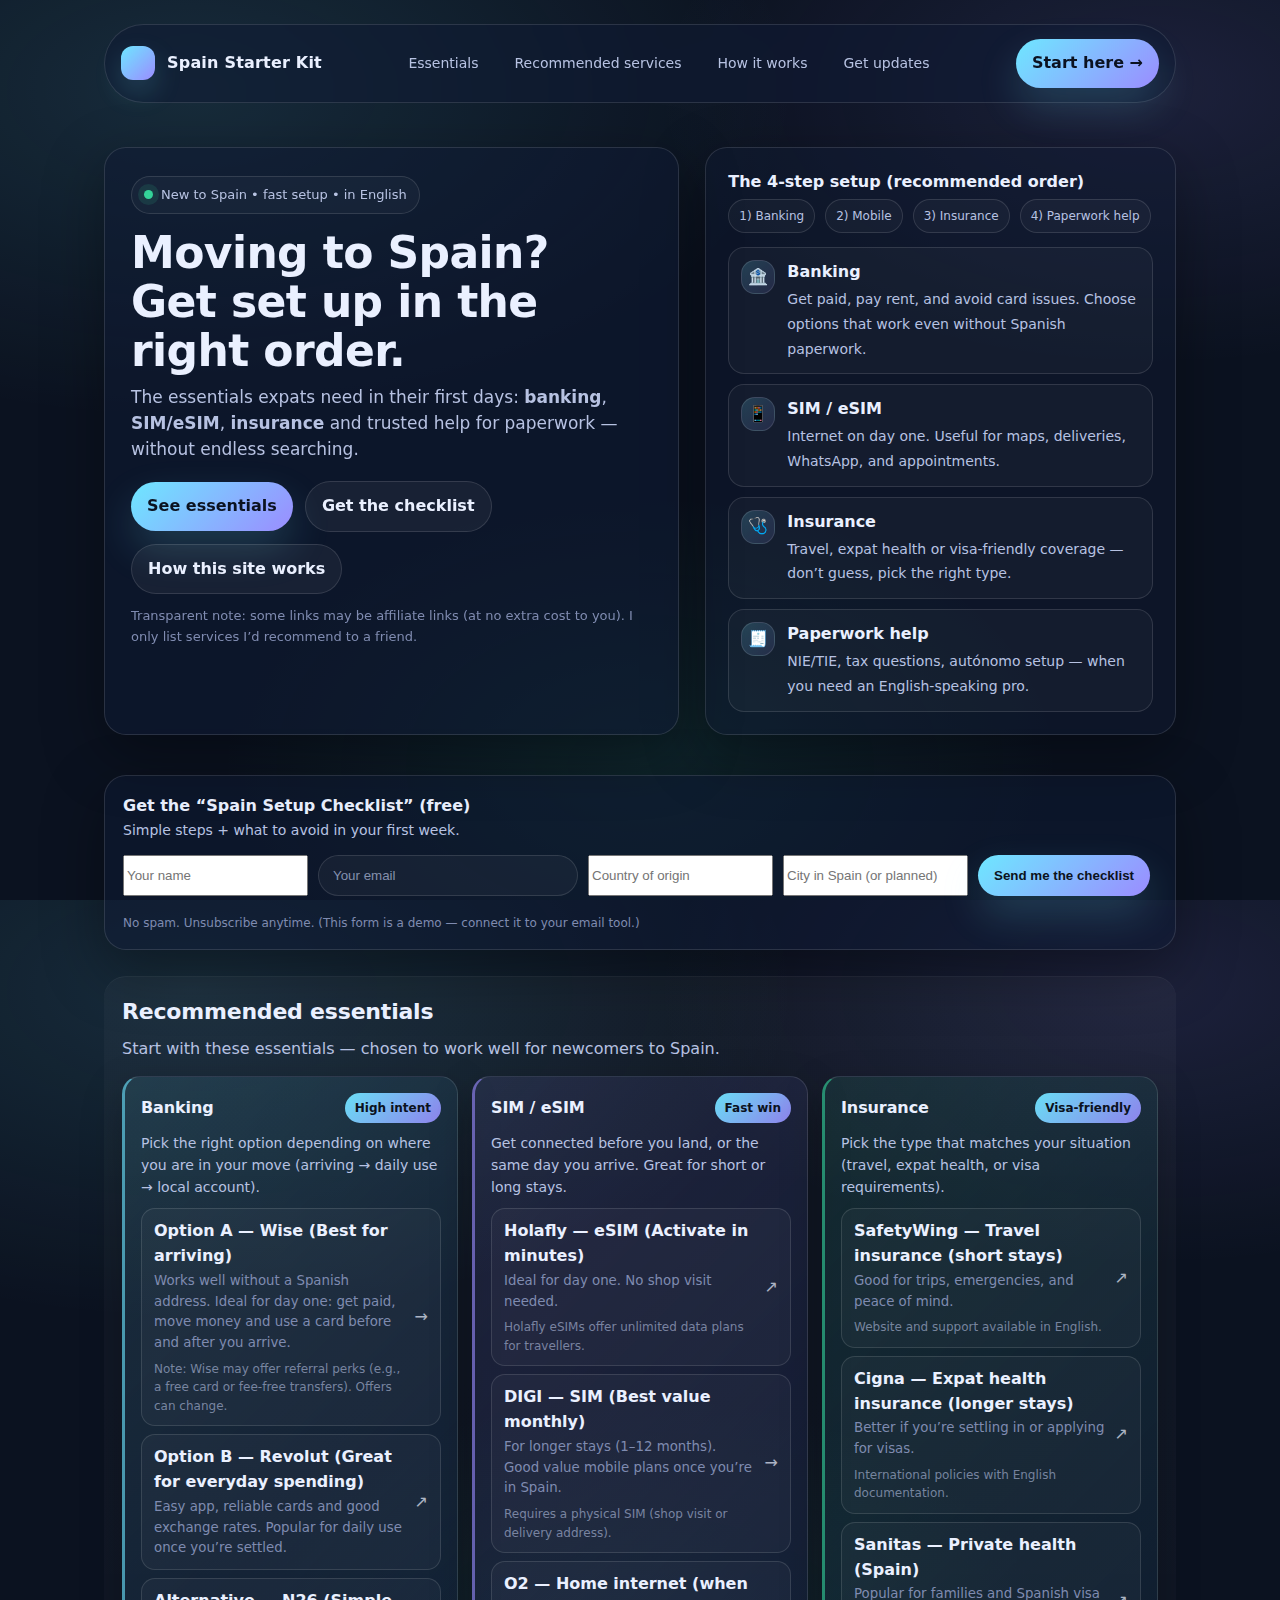
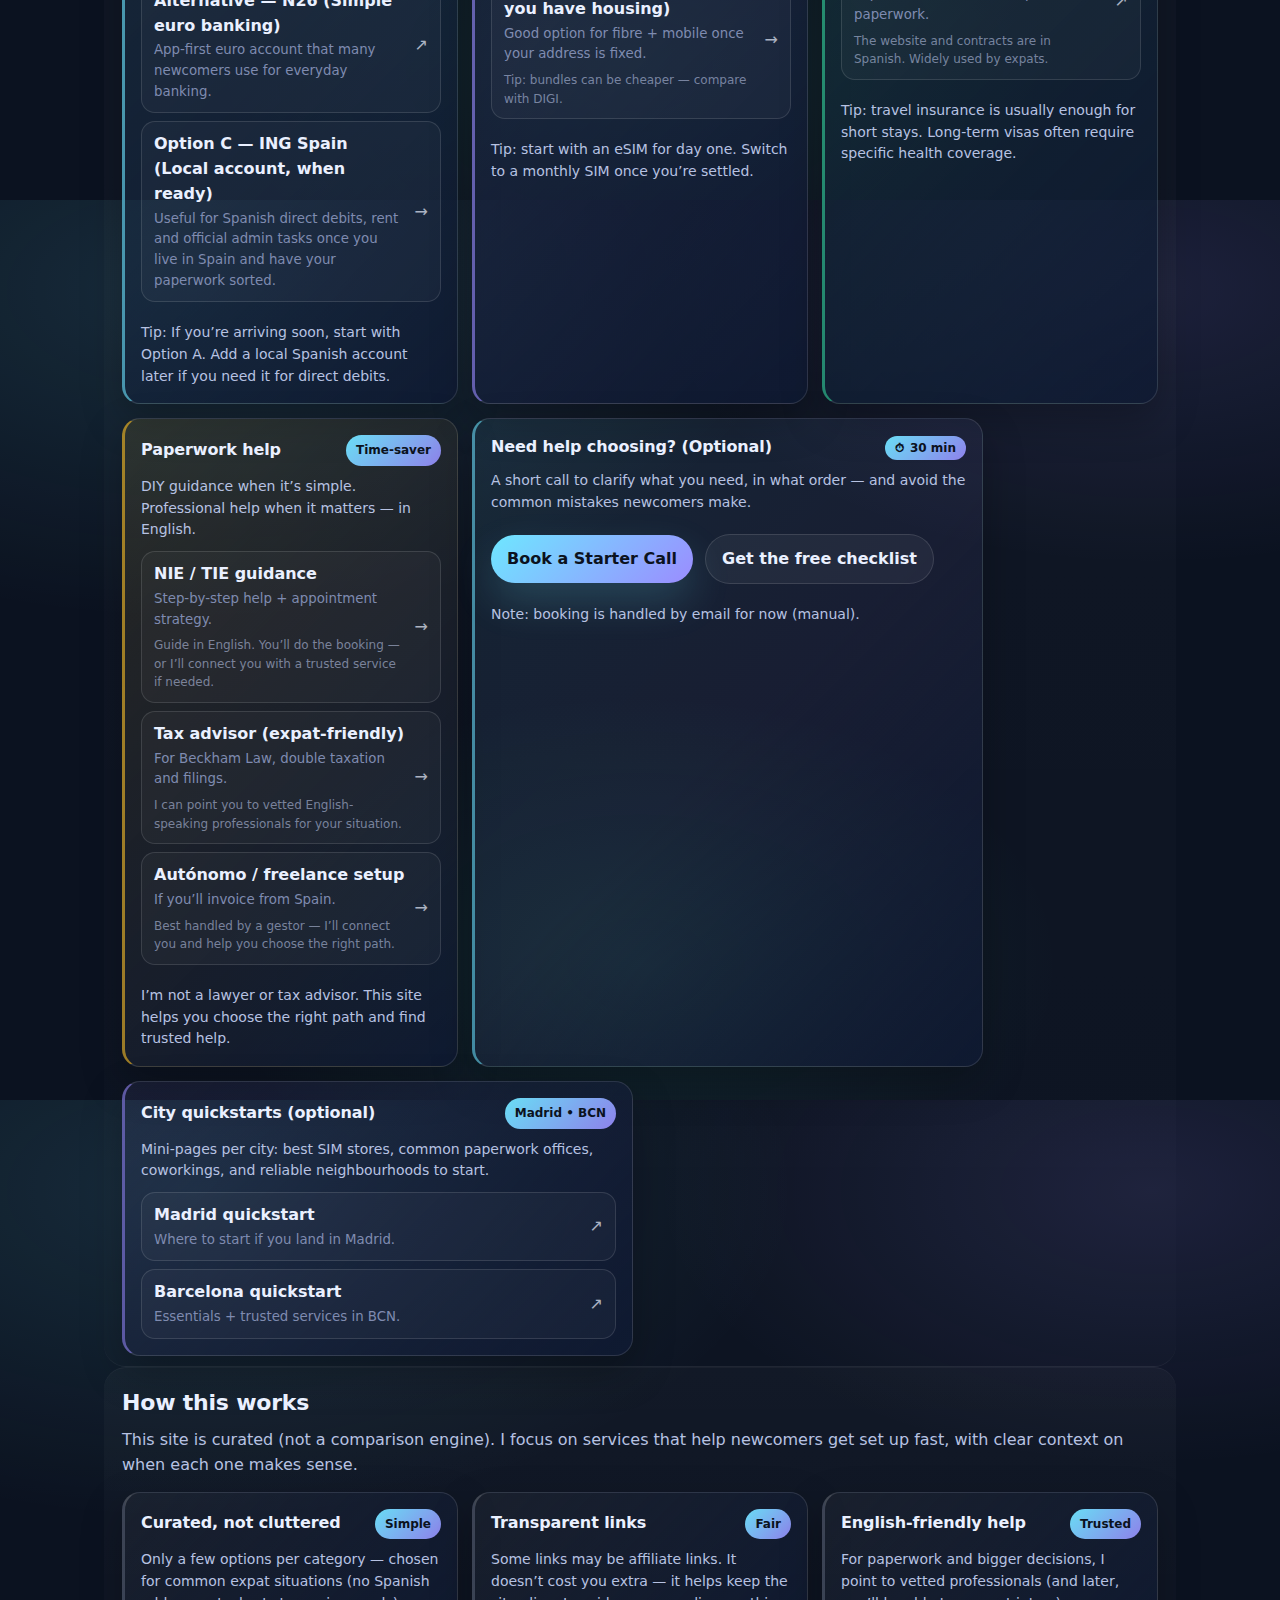
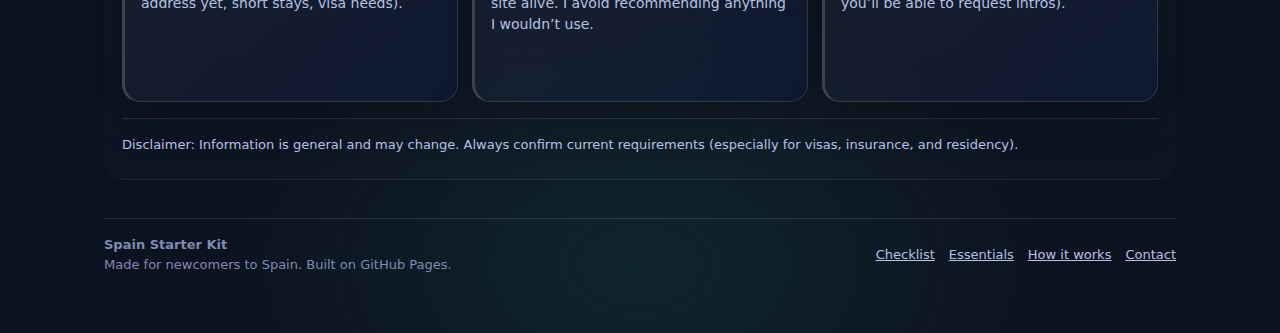
<file: index.html>
<!doctype html>
<html lang="en">
<head>
  <meta charset="utf-8" />
  <meta name="viewport" content="width=device-width,initial-scale=1" />
  <title>Spain Starter Kit — Get Set Up Fast (Bank, SIM, Insurance)</title>
  <meta name="description" content="Moving to Spain? Start here. Trusted services to set up your life in Spain — bank account, SIM/eSIM, insurance, and paperwork essentials." />
  <meta property="og:title" content="Spain Starter Kit — Get Set Up Fast" />
  <meta property="og:description" content="Banking, SIM/eSIM, Insurance, and paperwork essentials for expats in Spain." />
  <meta property="og:type" content="website" />
  <meta name="theme-color" content="#0b1220" />

  <style>
    :root{
      --bg:#0b1220;
      --panel:#0f1a33;
      --card:#0f1a33;
      --text:#eaf0ff;
      --muted:#b7c2e2;
      --soft:#7f8bb0;
      --line:rgba(255,255,255,.12);
      --brand:#6ee7ff;
      --brand2:#9b8cff;
      --ok:#34d399;
      --warn:#fbbf24;
      --shadow: 0 20px 60px rgba(0,0,0,.35);
      --radius: 18px;
      --radius2: 22px;
      --max: 1120px;
      --font: ui-sans-serif, system-ui, -apple-system, Segoe UI, Roboto, "Helvetica Neue", Arial, "Noto Sans", "Liberation Sans", sans-serif;
    }
    *{box-sizing:border-box}
    html,body{height:100%}
    body{
      margin:0;
      font-family:var(--font);
      color:var(--text);
      background:
        radial-gradient(1100px 600px at 15% 10%, rgba(110,231,255,.12), transparent 55%),
        radial-gradient(900px 500px at 90% 10%, rgba(155,140,255,.12), transparent 55%),
        radial-gradient(700px 450px at 50% 85%, rgba(52,211,153,.10), transparent 60%),
        var(--bg);
      line-height:1.55;
    }
    a{color:inherit}
    .wrap{max-width:var(--max); margin:0 auto; padding:24px}
    .topbar{
      display:flex; align-items:center; justify-content:space-between;
      gap:16px;
      padding:14px 16px;
      border:1px solid var(--line);
      border-radius:999px;
      background:rgba(15,26,51,.55);
      backdrop-filter: blur(10px);
    }
    .brand{
      display:flex; align-items:center; gap:12px; text-decoration:none;
      font-weight:700; letter-spacing:.2px;
    }
    .logo{
      width:34px; height:34px; border-radius:12px;
      background: linear-gradient(135deg, var(--brand), var(--brand2));
      box-shadow: 0 12px 28px rgba(110,231,255,.18);
    }
    .nav{
      display:flex; align-items:center; gap:14px; flex-wrap:wrap;
      font-size:14px; color:var(--muted);
    }
    .nav a{ text-decoration:none; padding:8px 10px; border-radius:999px; border:1px solid transparent;}
    .nav a:hover{ border-color:var(--line); color:var(--text); background:rgba(255,255,255,.04);}
    .btn{
      display:inline-flex; align-items:center; justify-content:center; gap:10px;
      padding:12px 16px;
      border-radius:999px;
      border:1px solid var(--line);
      text-decoration:none;
      font-weight:700;
      color:var(--text);
      background:rgba(255,255,255,.05);
      transition: transform .15s ease, background .15s ease, border-color .15s ease;
      white-space:nowrap;
      cursor:pointer;
    }
    .btn:hover{ transform: translateY(-1px); background:rgba(255,255,255,.08); border-color:rgba(255,255,255,.18); }
    .btn.primary{
      border:none;
      background: linear-gradient(135deg, var(--brand), var(--brand2));
      color:#0b1220;
      box-shadow: 0 18px 40px rgba(110,231,255,.18);
    }
    .btn.primary:hover{ filter: brightness(1.03); }

    /* Hero */
    .hero{
      padding:44px 0 22px;
      display:grid;
      grid-template-columns: 1.1fr .9fr;
      gap:26px;
      align-items:stretch;
    }
    @media (max-width: 980px){
      .hero{grid-template-columns:1fr; padding-top:26px;}
    }
    .hero-card{
      border:1px solid var(--line);
      border-radius: var(--radius2);
      background: rgba(15,26,51,.55);
      box-shadow: var(--shadow);
      overflow:hidden;
      position:relative;
    }
    .hero-inner{padding:28px 26px 26px;}
    .badge{
      display:inline-flex; align-items:center; gap:8px;
      font-size:13px;
      color:var(--muted);
      border:1px solid var(--line);
      background:rgba(255,255,255,.03);
      padding:8px 12px;
      border-radius:999px;
    }
    .dot{width:9px; height:9px; border-radius:999px; background:var(--ok); box-shadow:0 0 0 6px rgba(52,211,153,.12);}
    h1{
      margin:14px 0 8px;
      font-size:44px;
      line-height:1.12;
      letter-spacing:-.6px;
    }
    @media (max-width: 520px){ h1{font-size:36px;} }
    .lead{
      margin:0 0 16px;
      color:var(--muted);
      font-size:17px;
      max-width: 52ch;
    }
    .cta-row{
      display:flex;
      gap:12px;
      flex-wrap:wrap;
      margin-top:18px;
      align-items:center;
    }
    .fineprint{
      margin-top:12px;
      font-size:13px;
      color:var(--soft);
    }
    .hero-side{
      border:1px solid var(--line);
      border-radius: var(--radius2);
      background: rgba(15,26,51,.45);
      box-shadow: var(--shadow);
      padding:22px;
      display:flex;
      flex-direction:column;
      gap:14px;
    }
    .side-title{font-weight:800; font-size:16px;}
    .side-list{display:grid; gap:10px; margin:0; padding:0; list-style:none;}
    .side-item{
      border:1px solid var(--line);
      background: rgba(255,255,255,.03);
      border-radius: 16px;
      padding:12px 12px;
      display:flex;
      gap:12px;
      align-items:flex-start;
    }
    .icon{
      width:34px; height:34px; border-radius:14px;
      border:1px solid var(--line);
      background: linear-gradient(135deg, rgba(110,231,255,.18), rgba(155,140,255,.12));
      display:flex; align-items:center; justify-content:center;
      flex:0 0 auto;
    }
    .side-item b{display:block; margin-bottom:2px;}
    .side-item span{color:var(--muted); font-size:14px;}
    .pillrow{display:flex; gap:10px; flex-wrap:wrap; margin-top:4px;}
    .pill{
      font-size:12px; color:var(--muted);
      padding:7px 10px;
      border-radius:999px;
      border:1px solid var(--line);
      background:rgba(255,255,255,.03);
    }

    /* Sections */
    .section{padding:18px 0 10px;}
    .section h2{
      font-size:22px;
      letter-spacing:-.2px;
      margin:0 0 8px;
    }
    .section p{margin:0 0 14px; color:var(--muted);}

    .section-alt{
      background: linear-gradient(180deg, rgba(255,255,255,0.03), rgba(255,255,255,0.01));
      border-top: 1px solid rgba(255,255,255,0.06);
      border-bottom: 1px solid rgba(255,255,255,0.06);
      border-radius: 22px;
      padding-left: 18px;
      padding-right: 18px;
    }
    @media (max-width: 640px){
      .section-alt{padding-left: 12px; padding-right: 12px;}
    }

    .grid{
      display:grid;
      grid-template-columns: repeat(12, 1fr);
      gap:14px;
      align-items:stretch;
    }
    .card{
      grid-column: span 4;
      border:1px solid var(--line);
      border-radius: var(--radius);
      background: rgba(15,26,51,.50);
      box-shadow: 0 16px 40px rgba(0,0,0,.25);
      padding:16px;
      display:flex;
      flex-direction:column;
      gap:10px;
      min-height: 210px;
      border-left: 3px solid rgba(255,255,255,0.08);
    }
    @media (max-width: 980px){ .card{grid-column: span 6;} }
    @media (max-width: 640px){ .card{grid-column: span 12;} }

    .card.banking{
      background: linear-gradient(135deg, rgba(110,231,255,0.10), rgba(15,26,51,0.85));
      border-left-color: rgba(110,231,255,0.6);
    }
    .card.mobile{
      background: linear-gradient(135deg, rgba(155,140,255,0.10), rgba(15,26,51,0.85));
      border-left-color: rgba(155,140,255,0.6);
    }
    .card.insurance{
      background: linear-gradient(135deg, rgba(52,211,153,0.10), rgba(15,26,51,0.85));
      border-left-color: rgba(52,211,153,0.6);
    }
    .card.paperwork{
      background: linear-gradient(135deg, rgba(251,191,36,0.10), rgba(15,26,51,0.85));
      border-left-color: rgba(251,191,36,0.6);
    }
    .card.call{
      background: linear-gradient(135deg, rgba(110,231,255,0.08), rgba(155,140,255,0.07), rgba(15,26,51,0.85));
      border-left-color: rgba(110,231,255,0.55);
    }
    .card.city{
      background: linear-gradient(135deg, rgba(155,140,255,0.08), rgba(15,26,51,0.85));
      border-left-color: rgba(155,140,255,0.55);
    }
    .card.info{
      background: linear-gradient(135deg, rgba(255,255,255,0.04), rgba(15,26,51,0.85));
      border-left-color: rgba(255,255,255,0.18);
    }

    .card .head{display:flex; align-items:center; justify-content:space-between; gap:10px;}
    .tag{
      font-size:12px;
      color:#0b1220;
      font-weight:800;
      padding:6px 10px;
      border-radius:999px;
      background: linear-gradient(135deg, rgba(110,231,255,.95), rgba(155,140,255,.9));
      white-space:nowrap;
    }

    /* ✅ NEW: better duration badge for call card */
    .tag.time{
      padding:6px 10px;
      font-size:12px;
      line-height:1;
      white-space:nowrap;
      display:inline-flex;
      align-items:center;
      gap:6px;
    }
    .tag.time::before{
      content:"⏱";
      font-size:12px;
      line-height:1;
    }

    .card h3{margin:0; font-size:16px; letter-spacing:-.1px;}
    .card p{margin:0; color:var(--muted); font-size:14px;}
    .list{
      margin:0; padding:0; list-style:none;
      display:grid; gap:8px;
    }
    .link{
      display:flex; align-items:center; justify-content:space-between; gap:10px;
      padding:10px 12px;
      border-radius:14px;
      border:1px solid var(--line);
      text-decoration:none;
      background: rgba(255,255,255,.03);
      transition: transform .15s ease, background .15s ease, border-color .15s ease;
    }
    .link:hover{
      transform: translateY(-1px);
      background: rgba(255,255,255,.06);
      border-color: rgba(255,255,255,.18);
    }
    .link small{color:var(--soft); display:block; margin-top:2px;}
    .arrow{opacity:.7}

    /* ✅ note helper (you already used <small class="note">) */
    .link .note{
      display:block;
      margin-top:6px;
      font-size:12px;
      color: rgba(183,194,226,0.6);
    }

    /* Email box */
    .signup{
      margin:18px 0 26px;
      border:1px solid var(--line);
      border-radius: var(--radius2);
      background: rgba(15,26,51,.55);
      box-shadow: var(--shadow);
      overflow:hidden;
    }
    .signup-inner{
      padding:18px 18px;
      display:flex;
      flex-wrap:wrap;
      align-items:center;
      justify-content:space-between;
      gap:12px;
    }
    .signup strong{font-size:16px}
    .signup span{color:var(--muted); font-size:14px}
    form{display:flex; gap:10px; flex-wrap:wrap;}
    input[type="email"]{
      padding:12px 14px;
      border-radius:999px;
      border:1px solid var(--line);
      background: rgba(255,255,255,.04);
      color:var(--text);
      min-width: 260px;
      outline:none;
    }
    input[type="email"]::placeholder{color: rgba(183,194,226,.7);}
    .mini{
      font-size:12px; color:var(--soft);
      padding:0 18px 16px;
    }

    /* ✅ NEW: tighten the call card so buttons + note aren't stuck at the bottom */
    .card.call .cta-row{ margin-top:10px; }
    .card.call .fineprint{ margin-top:10px; }

    /* Footer */
    footer{
      padding:22px 0 34px;
      color:var(--soft);
      font-size:13px;
    }
    footer a{color:var(--muted)}
    .divider{height:1px; background:var(--line); margin:16px 0;}
  </style>
</head>

<body>
  <div class="wrap">
    <header class="topbar">
      <a class="brand" href="#top" aria-label="Spain Starter Kit">
        <span class="logo" aria-hidden="true"></span>
        <span>Spain Starter Kit</span>
      </a>

      <nav class="nav" aria-label="Main navigation">
        <a href="#essentials">Essentials</a>
        <a href="#recommended">Recommended services</a>
        <a href="#how">How it works</a>
        <a href="#email">Get updates</a>
      </nav>

      <a class="btn primary" href="#recommended">Start here →</a>
    </header>

    <main id="top">
      <section class="hero" aria-label="Hero">
        <div class="hero-card">
          <div class="hero-inner">
            <div class="badge">
              <span class="dot" aria-hidden="true"></span>
              <span>New to Spain • fast setup • in English</span>
            </div>

            <h1>Moving to Spain?<br/>Get set up in the right order.</h1>

            <p class="lead">
              The essentials expats need in their first days: <b>banking</b>, <b>SIM/eSIM</b>, <b>insurance</b> and
              trusted help for paperwork — without endless searching.
            </p>

            <div class="cta-row">
              <a class="btn primary" href="#recommended">See essentials</a>
              <a class="btn" href="#email">Get the checklist</a>
              <a class="btn" href="#how">How this site works</a>
            </div>

            <p class="fineprint">
              Transparent note: some links may be affiliate links (at no extra cost to you). I only list services I’d recommend to a friend.
            </p>
          </div>
        </div>

        <aside class="hero-side" id="essentials">
          <div>
            <div class="side-title">The 4-step setup (recommended order)</div>
            <div class="pillrow">
              <span class="pill">1) Banking</span>
              <span class="pill">2) Mobile</span>
              <span class="pill">3) Insurance</span>
              <span class="pill">4) Paperwork help</span>
            </div>
          </div>

          <ul class="side-list">
            <li class="side-item">
              <div class="icon" aria-hidden="true">🏦</div>
              <div>
                <b>Banking</b>
                <span>Get paid, pay rent, and avoid card issues. Choose options that work even without Spanish paperwork.</span>
              </div>
            </li>
            <li class="side-item">
              <div class="icon" aria-hidden="true">📱</div>
              <div>
                <b>SIM / eSIM</b>
                <span>Internet on day one. Useful for maps, deliveries, WhatsApp, and appointments.</span>
              </div>
            </li>
            <li class="side-item">
              <div class="icon" aria-hidden="true">🩺</div>
              <div>
                <b>Insurance</b>
                <span>Travel, expat health or visa-friendly coverage — don’t guess, pick the right type.</span>
              </div>
            </li>
            <li class="side-item">
              <div class="icon" aria-hidden="true">🧾</div>
              <div>
                <b>Paperwork help</b>
                <span>NIE/TIE, tax questions, autónomo setup — when you need an English-speaking pro.</span>
              </div>
            </li>
          </ul>
        </aside>
      </section>

      <section class="signup" id="email" aria-label="Email signup">
        <div class="signup-inner">
          <div>
            <strong>Get the “Spain Setup Checklist” (free)</strong><br/>
            <span>Simple steps + what to avoid in your first week.</span>
          </div>

          <!-- Replace action URL with your form provider (Mailchimp/Beehiiv/ConvertKit/etc.) -->
<form
  action="mailto:alex@kairu.tech
  ?subject=Spain Starter Kit – Checklist request
  &body=Hello Alex,%0D%0A%0D%0A
  Someone has requested the Spain Starter Kit checklist.%0D%0A%0D%0A
  Details:%0D%0A
  Name:%20
  "
  method="post"
  enctype="text/plain"
>
  <input type="text" name="Name" placeholder="Your name" required />
  <input type="email" name="Email" placeholder="Your email" required />
  <input type="text" name="Country" placeholder="Country of origin" required />
  <input type="text" name="City" placeholder="City in Spain (or planned)" required />

  <button class="btn primary" type="submit">
    Send me the checklist
  </button>
</form>
        </div>
        <div class="mini">No spam. Unsubscribe anytime. (This form is a demo — connect it to your email tool.)</div>
      </section>

      <section class="section section-alt" id="recommended" aria-label="Recommended services">
        <h2>Recommended essentials</h2>
        <p>
          Start with these essentials — chosen to work well for newcomers to Spain.
        </p>

        <div class="grid">
          <!-- BANKING -->
          <article class="card banking" aria-label="Banking card">
            <div class="head">
              <h3>Banking</h3>
              <span class="tag">High intent</span>
            </div>

            <p>Pick the right option depending on where you are in your move (arriving → daily use → local account).</p>

            <ul class="list">
              <li>
                <a class="link" href="https://wise.com/invite/ihpc/alejandrob252" target="_blank" rel="noopener">
                  <div>
                    <b>Option A — Wise (Best for arriving)</b>
                    <small>
                      Works well without a Spanish address. Ideal for day one: get paid, move money and use a card before and after you arrive.
                    </small>
                    <small class="note">
                      Note: Wise may offer referral perks (e.g., a free card or fee-free transfers). Offers can change.
                    </small>
                  </div>
                  <span class="arrow">→</span>
                </a>
              </li>

              <li>
                <a class="link" href="https://revolut.com/referral/?referral-code=alejanjk2!FEB1-26-VR-GB-MDL-CTRL&geo-redirect" target="_blank" rel="noopener">
                  <div>
                    <b>Option B — Revolut (Great for everyday spending)</b>
                    <small>Easy app, reliable cards and good exchange rates. Popular for daily use once you’re settled.</small>
                  </div>
                  <span class="arrow">↗</span>
                </a>
              </li>

              <li>
                <a class="link" href="https://n26.com/" target="_blank" rel="noopener">
                  <div>
                    <b>Alternative — N26 (Simple euro banking)</b>
                    <small>App-first euro account that many newcomers use for everyday banking.</small>
                  </div>
                  <span class="arrow">↗</span>
                </a>
              </li>

              <li>
                <a class="link" href="https://www.ing.es" target="_blank" rel="noopener">
                  <div>
                    <b>Option C — ING Spain (Local account, when ready)</b>
                    <small>
                      Useful for Spanish direct debits, rent and official admin tasks once you live in Spain and have your paperwork sorted.
                    </small>
                  </div>
                  <span class="arrow">→</span>
                </a>
              </li>
            </ul>

            <p class="fineprint" style="margin-top:10px;">
              Tip: If you’re arriving soon, start with Option A. Add a local Spanish account later if you need it for direct debits.
            </p>
          </article>

          <!-- SIM/eSIM -->
          <article class="card mobile" aria-label="SIM and eSIM card">
            <div class="head">
              <h3>SIM / eSIM</h3>
              <span class="tag">Fast win</span>
            </div>
            <p>Get connected before you land, or the same day you arrive. Great for short or long stays.</p>
            <ul class="list">
              <li>
                <a class="link" href="https://esim.holafly.com/" target="_blank" rel="noopener">
                  <div>
                    <b>Holafly — eSIM (Activate in minutes)</b>
                    <small>Ideal for day one. No shop visit needed.</small>
                    <small class="note">Holafly eSIMs offer unlimited data plans for travellers.</small>
                  </div>
                  <span class="arrow">↗</span>
                </a>
              </li>

              <li>
                <a class="link" href="https://www.digimobil.es/" target="_blank" rel="noopener">
                  <div>
                    <b>DIGI — SIM (Best value monthly)</b>
                    <small>For longer stays (1–12 months). Good value mobile plans once you’re in Spain.</small>
                    <small class="note">Requires a physical SIM (shop visit or delivery address).</small>
                  </div>
                  <span class="arrow">→</span>
                </a>
              </li>

              <li>
                <a class="link" href="https://o2online.es/" target="_blank" rel="noopener">
                  <div>
                    <b>O2 — Home internet (when you have housing)</b>
                    <small>Good option for fibre + mobile once your address is fixed.</small>
                    <small class="note">Tip: bundles can be cheaper — compare with DIGI.</small>
                  </div>
                  <span class="arrow">→</span>
                </a>
              </li>
            </ul>

            <p class="fineprint" style="margin-top:10px;">
              Tip: start with an eSIM for day one. Switch to a monthly SIM once you’re settled.
            </p>
          </article>

          <!-- Insurance -->
          <article class="card insurance" aria-label="Insurance card">
            <div class="head">
              <h3>Insurance</h3>
              <span class="tag">Visa-friendly</span>
            </div>
            <p>Pick the type that matches your situation (travel, expat health, or visa requirements).</p>
            <ul class="list">
              <li>
                <a class="link" href="https://safetywing.com/" target="_blank" rel="noopener">
                  <div>
                    <b>SafetyWing — Travel insurance (short stays)</b>
                    <small>Good for trips, emergencies, and peace of mind.</small>
                    <small class="note">Website and support available in English.</small>
                  </div>
                  <span class="arrow">↗</span>
                </a>
              </li>

              <li>
                <a class="link" href="https://www.cignaglobal.com/" target="_blank" rel="noopener">
                  <div>
                    <b>Cigna — Expat health insurance (longer stays)</b>
                    <small>Better if you’re settling in or applying for visas.</small>
                    <small class="note">International policies with English documentation.</small>
                  </div>
                  <span class="arrow">↗</span>
                </a>
              </li>

              <li>
                <a class="link" href="https://www.sanitas.es/" target="_blank" rel="noopener">
                  <div>
                    <b>Sanitas — Private health (Spain)</b>
                    <small>Popular for families and Spanish visa paperwork.</small>
                    <small class="note">The website and contracts are in Spanish. Widely used by expats.</small>
                  </div>
                  <span class="arrow">↗</span>
                </a>
              </li>
            </ul>

            <p class="fineprint" style="margin-top:10px;">
              Tip: travel insurance is usually enough for short stays. Long-term visas often require specific health coverage.
            </p>
          </article>

          <!-- Paperwork -->
          <article class="card paperwork" aria-label="Paperwork help">
            <div class="head">
              <h3>Paperwork help</h3>
              <span class="tag">Time-saver</span>
            </div>

            <p>DIY guidance when it’s simple. Professional help when it matters — in English.</p>

            <ul class="list">
              <li>
                <a class="link" href="/paperwork/nie-tie.html">
                  <div>
                    <b>NIE / TIE guidance</b>
                    <small>Step-by-step help + appointment strategy.</small>
                    <small class="note">Guide in English. You’ll do the booking — or I’ll connect you with a trusted service if needed.</small>
                  </div>
                  <span class="arrow">→</span>
                </a>
              </li>

              <li>
                <a class="link" href="/paperwork/tax-advisor.html">
                  <div>
                    <b>Tax advisor (expat-friendly)</b>
                    <small>For Beckham Law, double taxation and filings.</small>
                    <small class="note">I can point you to vetted English-speaking professionals for your situation.</small>
                  </div>
                  <span class="arrow">→</span>
                </a>
              </li>

              <li>
                <a class="link" href="/paperwork/autonomo.html">
                  <div>
                    <b>Autónomo / freelance setup</b>
                    <small>If you’ll invoice from Spain.</small>
                    <small class="note">Best handled by a gestor — I’ll connect you and help you choose the right path.</small>
                  </div>
                  <span class="arrow">→</span>
                </a>
              </li>
            </ul>

            <p class="fineprint" style="margin-top:10px;">
              I’m not a lawyer or tax advisor. This site helps you choose the right path and find trusted help.
            </p>
          </article>

          <!-- Paid call -->
          <article class="card call" aria-label="Starter call card" style="grid-column: span 6;">
            <div class="head">
              <h3>Need help choosing? (Optional)</h3>
              <span class="tag time">30 min</span>
            </div>

            <p>
              A short call to clarify what you need, in what order — and avoid the common mistakes newcomers make.
            </p>

            <div class="cta-row" style="margin-top:10px;">
              <!-- Replace href with your booking/payment link -->
              <a class="btn primary" href="mailto:hello@spainstarterkit.com?subject=Starter%20Call%20(30%20min)%20-%20Request&body=Hi%2C%0A%0AI%E2%80%99d%20like%20to%20book%20a%2030-min%20Starter%20Call.%0A%0AName%3A%0ACity%3A%0AYour%20timezone%3A%0ABest%202-3%20time%20slots%20this%20week%3A%0AWhat%20do%20you%20need%20help%20with%3A%0A%0AThanks%21" rel="noopener">Book a Starter Call</a>
              <a class="btn" href="#email">Get the free checklist</a>
            </div>

            <p class="fineprint" style="margin-top:10px;">
              Note: booking is handled by email for now (manual).
            </p>
          </article>

          <!-- City guide -->
          <article class="card city" aria-label="City quickstart card" style="grid-column: span 6;">
            <div class="head">
              <h3>City quickstarts (optional)</h3>
              <span class="tag">Madrid • BCN</span>
            </div>
            <p>Mini-pages per city: best SIM stores, common paperwork offices, coworkings, and reliable neighbourhoods to start.</p>
            <ul class="list">
              <li>
                <a class="link" href="#" target="_blank" rel="noopener">
                  <div>
                    <b>Madrid quickstart</b>
                    <small>Where to start if you land in Madrid.</small>
                  </div>
                  <span class="arrow">↗</span>
                </a>
              </li>
              <li>
                <a class="link" href="#" target="_blank" rel="noopener">
                  <div>
                    <b>Barcelona quickstart</b>
                    <small>Essentials + trusted services in BCN.</small>
                  </div>
                  <span class="arrow">↗</span>
                </a>
              </li>
            </ul>
          </article>
        </div>
      </section>

      <section class="section section-alt" id="how" aria-label="How it works">
        <h2>How this works</h2>
        <p>
          This site is curated (not a comparison engine). I focus on services that help newcomers get set up fast,
          with clear context on when each one makes sense.
        </p>

        <div class="grid">
          <article class="card info" style="grid-column: span 4;">
            <div class="head">
              <h3>Curated, not cluttered</h3>
              <span class="tag">Simple</span>
            </div>
            <p>Only a few options per category — chosen for common expat situations (no Spanish address yet, short stays, visa needs).</p>
          </article>

          <article class="card info" style="grid-column: span 4;">
            <div class="head">
              <h3>Transparent links</h3>
              <span class="tag">Fair</span>
            </div>
            <p>Some links may be affiliate links. It doesn’t cost you extra — it helps keep the site alive. I avoid recommending anything I wouldn’t use.</p>
          </article>

          <article class="card info" style="grid-column: span 4;">
            <div class="head">
              <h3>English-friendly help</h3>
              <span class="tag">Trusted</span>
            </div>
            <p>For paperwork and bigger decisions, I point to vetted professionals (and later, you’ll be able to request intros).</p>
          </article>
        </div>

        <div class="divider"></div>

        <p class="fineprint">
          Disclaimer: Information is general and may change. Always confirm current requirements (especially for visas, insurance, and residency).
        </p>
      </section>

      <footer>
        <div class="divider"></div>
        <div style="display:flex; flex-wrap:wrap; gap:10px; justify-content:space-between; align-items:center;">
          <div>
            <b>Spain Starter Kit</b><br/>
            <span>Made for newcomers to Spain. Built on GitHub Pages.</span>
          </div>
          <div style="display:flex; gap:14px; flex-wrap:wrap;">
            <a href="#email">Checklist</a>
            <a href="#recommended">Essentials</a>
            <a href="#how">How it works</a>
            <a href="#" onclick="alert('Add your email/contact page here.'); return false;">Contact</a>
          </div>
        </div>
      </footer>
    </main>
  </div>

  <script>
    // Demo-only form handler. Replace with your email tool (Mailchimp/Beehiiv/ConvertKit/etc.)
    function fakeSubmit(e){
      e.preventDefault();
      const email = e.target.querySelector('input[type="email"]').value.trim();
      if(!email) return false;
      alert("✅ Thanks! (Demo)\\n\\nConnect this form to your email tool.\\nCaptured: " + email);
      e.target.reset();
      return false;
    }
  </script>
</body>
</html>
</file>
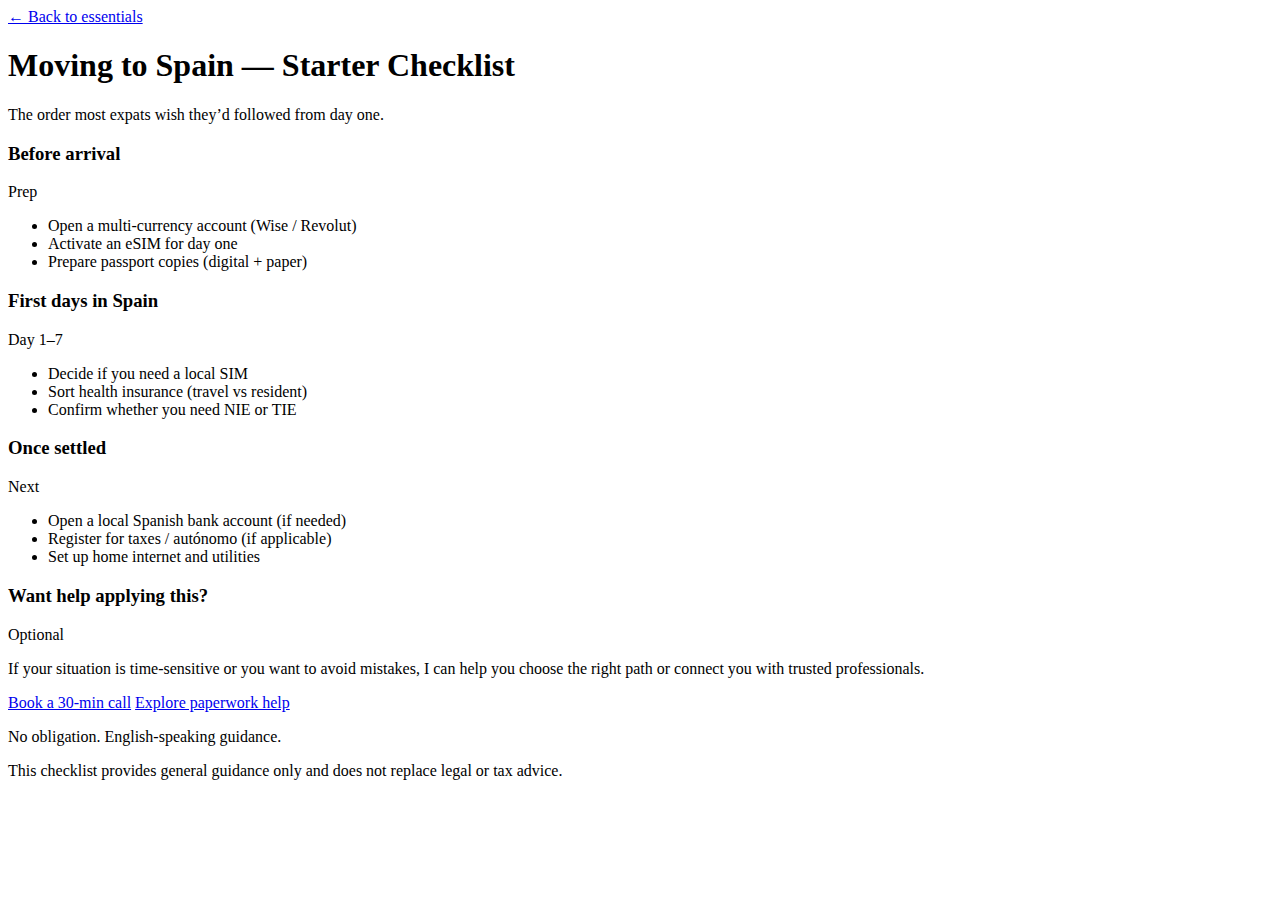
<file: checklist/index.html>
<!DOCTYPE html>
<html lang="en">
<head>
  <meta charset="utf-8">
  <title>Moving to Spain — Starter Checklist</title>
  <meta name="viewport" content="width=device-width, initial-scale=1">
  <meta name="description" content="The correct order to get set up in Spain: banking, SIM, insurance and paperwork.">

  <link rel="stylesheet" href="../style.css">
</head>

<body>
  <div class="wrap">

    <header class="page-header">
      <a href="/" class="back">← Back to essentials</a>
      <h1>Moving to Spain — Starter Checklist</h1>
      <p class="subtitle">
        The order most expats wish they’d followed from day one.
      </p>
    </header>

    <main class="page-content">

      <!-- CHECKLIST -->
      <section class="card info">
        <div class="head">
          <h3>Before arrival</h3>
          <span class="tag">Prep</span>
        </div>
        <ul>
          <li>Open a multi-currency account (Wise / Revolut)</li>
          <li>Activate an eSIM for day one</li>
          <li>Prepare passport copies (digital + paper)</li>
        </ul>
      </section>

      <section class="card info">
        <div class="head">
          <h3>First days in Spain</h3>
          <span class="tag">Day 1–7</span>
        </div>
        <ul>
          <li>Decide if you need a local SIM</li>
          <li>Sort health insurance (travel vs resident)</li>
          <li>Confirm whether you need NIE or TIE</li>
        </ul>
      </section>

      <section class="card info">
        <div class="head">
          <h3>Once settled</h3>
          <span class="tag">Next</span>
        </div>
        <ul>
          <li>Open a local Spanish bank account (if needed)</li>
          <li>Register for taxes / autónomo (if applicable)</li>
          <li>Set up home internet and utilities</li>
        </ul>
      </section>

      <!-- CTA -->
      <section class="card call">
        <div class="head">
          <h3>Want help applying this?</h3>
          <span class="tag">Optional</span>
        </div>
        <p>
          If your situation is time-sensitive or you want to avoid mistakes,
          I can help you choose the right path or connect you with trusted professionals.
        </p>
        <div class="cta-row">
          <a class="btn primary" href="/call/">Book a 30-min call</a>
          <a class="btn" href="/paperwork/">Explore paperwork help</a>
        </div>
        <p class="fineprint">
          No obligation. English-speaking guidance.
        </p>
      </section>

    </main>

    <footer>
      <div class="divider"></div>
      <p class="fineprint">
        This checklist provides general guidance only and does not replace legal or tax advice.
      </p>
    </footer>

  </div>
</body>
</html>
</file>
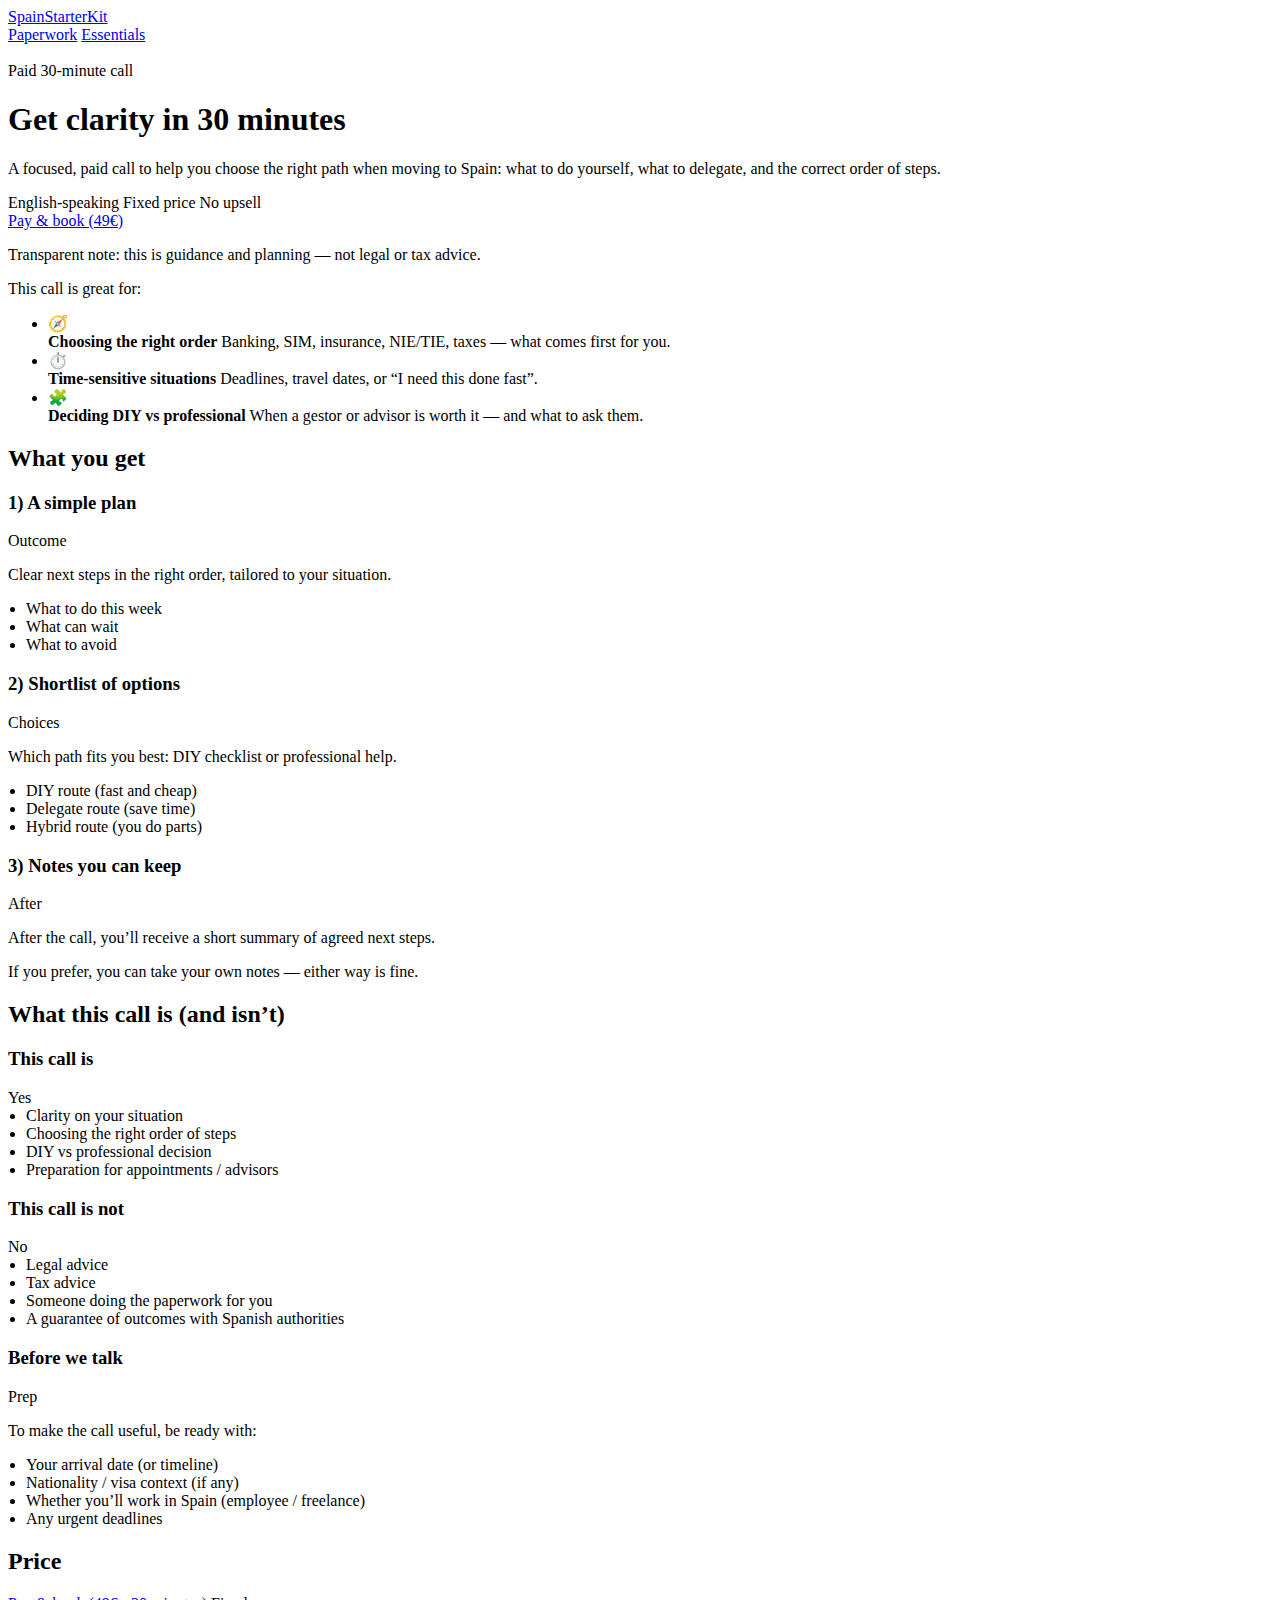
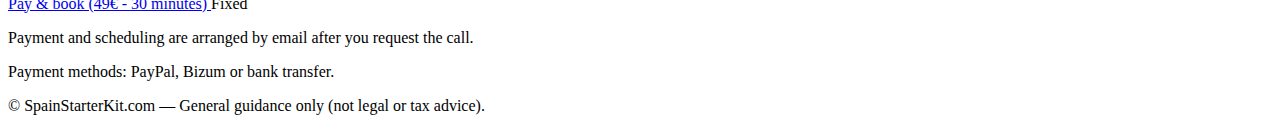
<file: checklist/call.html>
<!DOCTYPE html>
<html lang="en">
<head>
  <meta charset="utf-8">
  <title>Book a call — Spain Starter Kit</title>
  <meta name="viewport" content="width=device-width, initial-scale=1">
  <meta name="description" content="Book a paid 30-minute call to get clarity on moving to Spain: what to do yourself vs delegate, and the right order of steps.">

  <!-- From /call/ we go one level up to load the shared CSS -->
  <link rel="stylesheet" href="../style.css?v=1">
</head>

<body>
  <div class="wrap">

    <!-- Simple top nav -->
    <div class="topbar" style="margin-bottom:18px;">
      <a class="brand" href="/">
        <span class="logo" aria-hidden="true"></span>
        <span>SpainStarterKit</span>
      </a>
      <div class="nav">
        <a href="/paperwork/">Paperwork</a>
        <a href="/#essentials">Essentials</a>
      </div>
    </div>

    <header class="hero" style="grid-template-columns: 1.1fr .9fr;">
      <div class="hero-card">
        <div class="hero-inner">
          <span class="badge"><span class="dot"></span> Paid 30-minute call</span>
          <h1>Get clarity in 30 minutes</h1>
          <p class="lead">
            A focused, paid call to help you choose the right path when moving to Spain:
            what to do yourself, what to delegate, and the correct order of steps.
          </p>
        


          <div class="pillrow">
            <span class="pill">English-speaking</span>
            <span class="pill">Fixed price</span>
            <span class="pill">No upsell</span>
          </div>

          <div class="cta-row">
            <!-- Replace with your payment/scheduling link -->
              <a class="btn primary"
  href="mailto:alex@kairu.tech
?subject=Request%20for%2030-min%20paid%20call
&body=Hi%20Alex,%0D%0A%0D%0AI'd%20like%20to%20request%20a%20paid%2030-minute%20call.%0D%0A%0D%0APlease%20find%20my%20details%20below:%0D%0A%0D%0A1)%20Country%20of%20citizenship:%0D%0A2)%20Current%20location:%0D%0A3)%20Planned%20move%20date%20(or%20already%20in%20Spain):%0D%0A4)%20Work%20situation%20(employee%20/%20freelancer%20/%20other):%0D%0A5)%20Any%20urgent%20deadlines:%0D%0A%0D%0AThanks!">
  Pay & book (49€)
</a>
           
          </div>

          <p class="fineprint">
            Transparent note: this is guidance and planning — not legal or tax advice.
          </p>
        </div>
      </div>

      <aside class="hero-side">
        <div class="side-title">This call is great for:</div>
        <ul class="side-list">
          <li class="side-item">
            <div class="icon" aria-hidden="true">🧭</div>
            <div>
              <b>Choosing the right order</b>
              <span>Banking, SIM, insurance, NIE/TIE, taxes — what comes first for you.</span>
            </div>
          </li>
          <li class="side-item">
            <div class="icon" aria-hidden="true">⏱️</div>
            <div>
              <b>Time-sensitive situations</b>
              <span>Deadlines, travel dates, or “I need this done fast”.</span>
            </div>
          </li>
          <li class="side-item">
            <div class="icon" aria-hidden="true">🧩</div>
            <div>
              <b>Deciding DIY vs professional</b>
              <span>When a gestor or advisor is worth it — and what to ask them.</span>
            </div>
          </li>
        </ul>
      </aside>
    </header>

    <section class="section section-alt">
      <h2>What you get</h2>

      <div class="grid">
        <article class="card call">
          <div class="head">
            <h3>1) A simple plan</h3>
            <span class="tag">Outcome</span>
          </div>
          <p>Clear next steps in the right order, tailored to your situation.</p>
          <ul style="margin:0; padding-left:18px; color: var(--muted);">
            <li>What to do this week</li>
            <li>What can wait</li>
            <li>What to avoid</li>
          </ul>
        </article>

        <article class="card paperwork">
          <div class="head">
            <h3>2) Shortlist of options</h3>
            <span class="tag">Choices</span>
          </div>
          <p>Which path fits you best: DIY checklist or professional help.</p>
          <ul style="margin:0; padding-left:18px; color: var(--muted);">
            <li>DIY route (fast and cheap)</li>
            <li>Delegate route (save time)</li>
            <li>Hybrid route (you do parts)</li>
          </ul>
        </article>

        <article class="card info">
          <div class="head">
            <h3>3) Notes you can keep</h3>
            <span class="tag">After</span>
          </div>
          <p>After the call, you’ll receive a short summary of agreed next steps.</p>
          <p class="fineprint">If you prefer, you can take your own notes — either way is fine.</p>
        </article>
      </div>
    </section>

    <section class="section">
      <h2>What this call is (and isn’t)</h2>

      <div class="grid">
        <article class="card insurance">
          <div class="head">
            <h3>This call is</h3>
            <span class="tag">Yes</span>
          </div>
          <ul style="margin:0; padding-left:18px; color: var(--muted);">
            <li>Clarity on your situation</li>
            <li>Choosing the right order of steps</li>
            <li>DIY vs professional decision</li>
            <li>Preparation for appointments / advisors</li>
          </ul>
        </article>

        <article class="card banking">
          <div class="head">
            <h3>This call is not</h3>
            <span class="tag">No</span>
          </div>
          <ul style="margin:0; padding-left:18px; color: var(--muted);">
            <li>Legal advice</li>
            <li>Tax advice</li>
            <li>Someone doing the paperwork for you</li>
            <li>A guarantee of outcomes with Spanish authorities</li>
          </ul>
        </article>

        <article class="card info">
          <div class="head">
            <h3>Before we talk</h3>
            <span class="tag">Prep</span>
          </div>
          <p>To make the call useful, be ready with:</p>
          <ul style="margin:0; padding-left:18px; color: var(--muted);">
            <li>Your arrival date (or timeline)</li>
            <li>Nationality / visa context (if any)</li>
            <li>Whether you’ll work in Spain (employee / freelance)</li>
            <li>Any urgent deadlines</li>
          </ul>
        </article>
      </div>
    </section>

  <!-- PRICING -->
    <section class="section section-alt">
      <h2>Price</h2>
      <div class="grid">
        <article class="card call" style="grid-column: span 12; min-height: unset;">
          <div class="head">
            <a class="btn primary"
href="mailto:alex@kairu.tech
?subject=Request%20for%2030-min%20paid%20call
&body=Hi%20Alex,%0D%0A%0D%0AI'd%20like%20to%20request%20a%20paid%2030-minute%20call.%0D%0A%0D%0APlease%20find%20my%20details%20below:%0D%0A%0D%0A1)%20Country%20of%20citizenship:%0D%0A2)%20Current%20location:%0D%0A3)%20Planned%20move%20date%20(or%20already%20in%20Spain):%0D%0A4)%20Work%20situation%20(employee%20/%20freelancer%20/%20other):%0D%0A5)%20Any%20urgent%20deadlines:%0D%0A%0D%0AThanks!">
  Pay & book (49€ - 30 minutes)
</a>
           
            <span class="tag">Fixed</span>
          </div>
                
          <p>
            Payment and scheduling are arranged by email after you request the call.
          </p>
          <p class="fineprint">
            Payment methods: PayPal, Bizum or bank transfer.
          </p>
        </article>
      </div>
    </section>

    <footer>
      <div class="divider"></div>
      <p class="fineprint">
        © SpainStarterKit.com — General guidance only (not legal or tax advice).
      </p>
    </footer>

  </div>
</body>
</html>
</file>
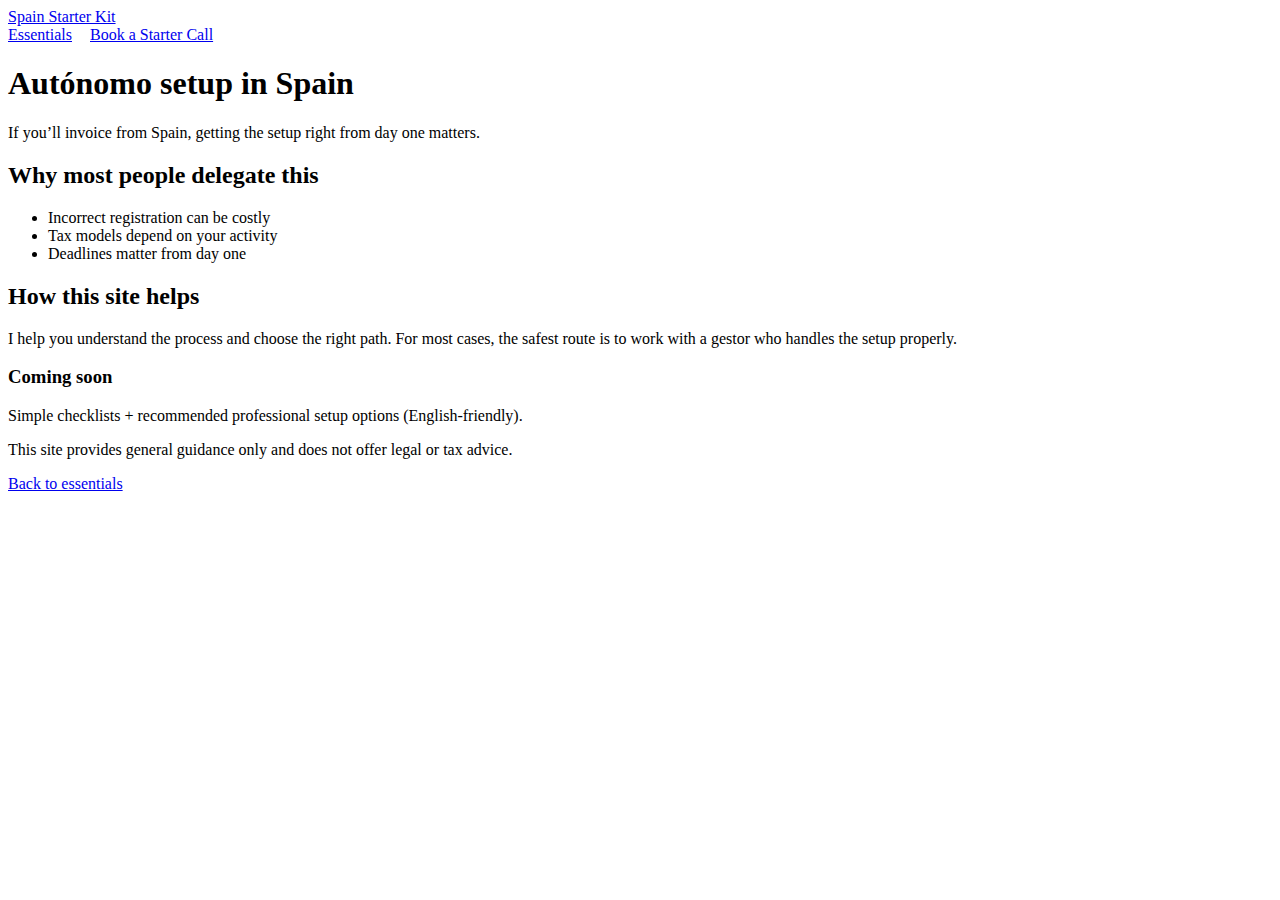
<file: paperwork/autonomo.html>
<!DOCTYPE html>
<html lang="en">
<head>
  <meta charset="utf-8">
  <meta name="viewport" content="width=device-width, initial-scale=1">
  <title>Autónomo setup in Spain</title>
  <link rel="stylesheet" href="../style.css">
</head>
<body>
  <div class="wrap">
    <div class="topbar" style="margin-bottom:18px;">
  <a class="brand" href="/">
    <span class="logo" aria-hidden="true"></span>
    <span>Spain Starter Kit</span>
  </a>

  <nav class="nav" aria-label="Primary">
    <a href="/#essentials">Essentials</a>
    <a href="/call/" class="btn" style="padding:10px 14px;">Book a Starter Call</a>
  </nav>
</div>

    <header class="page-header">
      <h1>Autónomo setup in Spain</h1>
      <p class="subtitle">If you’ll invoice from Spain, getting the setup right from day one matters.</p>
    </header>

    <main class="page-content">
      <section>
        <h2>Why most people delegate this</h2>
        <ul>
          <li>Incorrect registration can be costly</li>
          <li>Tax models depend on your activity</li>
          <li>Deadlines matter from day one</li>
        </ul>
      </section>

      <section>
        <h2>How this site helps</h2>
        <p>
          I help you understand the process and choose the right path.
          For most cases, the safest route is to work with a gestor who handles the setup properly.
        </p>
      </section>

      <section class="card">
        <h3>Coming soon</h3>
        <p>Simple checklists + recommended professional setup options (English-friendly).</p>
      </section>

      <p class="fineprint">
        This site provides general guidance only and does not offer legal or tax advice.
      </p>
    </main>

    <footer>
      <div class="divider"></div>
      <p class="fineprint"><a href="/">Back to essentials</a></p>
    </footer>
  </div>
</body>
</html>
</file>
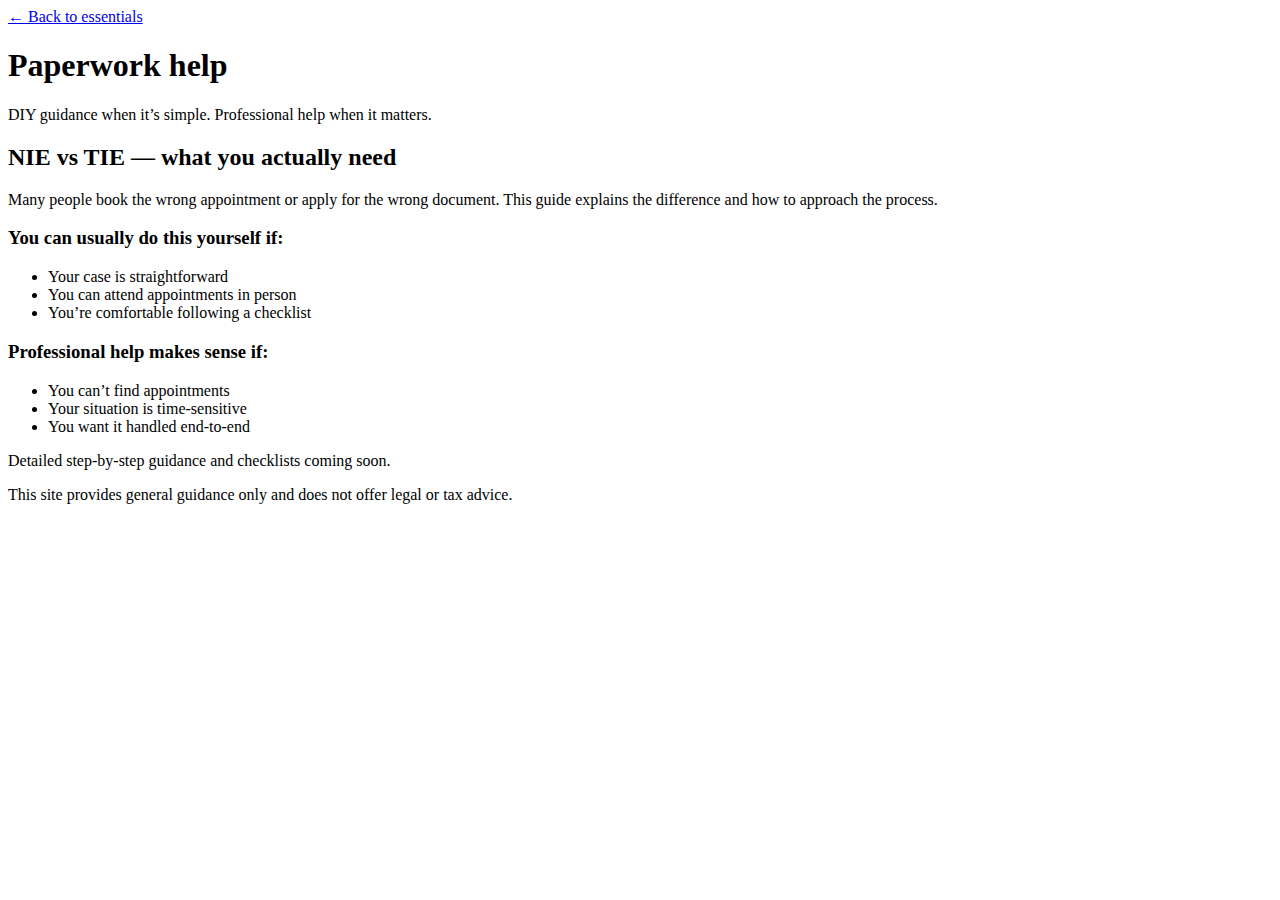
<file: paperwork/nie-tie.html>
<!DOCTYPE html>
<html lang="en">
<head>
  <meta charset="utf-8">
  <meta name="viewport" content="width=device-width, initial-scale=1">
  <title>Autónomo setup in Spain</title>
  <link rel="stylesheet" href="../style.css">
</head>

<body>
 <div class="wrap">
  <header class="page-header">
    <a href="/" class="back">← Back to essentials</a>
    <h1>Paperwork help</h1>
    <p class="subtitle">
      DIY guidance when it’s simple. Professional help when it matters.
    </p>
  </header>

  <main class="page-content">
<section>
  <h2>NIE vs TIE — what you actually need</h2>
  <p>
    Many people book the wrong appointment or apply for the wrong document.
    This guide explains the difference and how to approach the process.
  </p>
</section>

<section>
  <h3>You can usually do this yourself if:</h3>
  <ul>
    <li>Your case is straightforward</li>
    <li>You can attend appointments in person</li>
    <li>You’re comfortable following a checklist</li>
  </ul>
</section>

<section>
  <h3>Professional help makes sense if:</h3>
  <ul>
    <li>You can’t find appointments</li>
    <li>Your situation is time-sensitive</li>
    <li>You want it handled end-to-end</li>
  </ul>
</section>

<p class="fineprint">
  Detailed step-by-step guidance and checklists coming soon.
</p>
  
  </main>

  <footer>
    <div class="divider"></div>
    <p class="fineprint">
      This site provides general guidance only and does not offer legal or tax advice.
    </p>
  </footer>
 </div>
</body>
</html>
</file>
<file: style.css>

</file>
